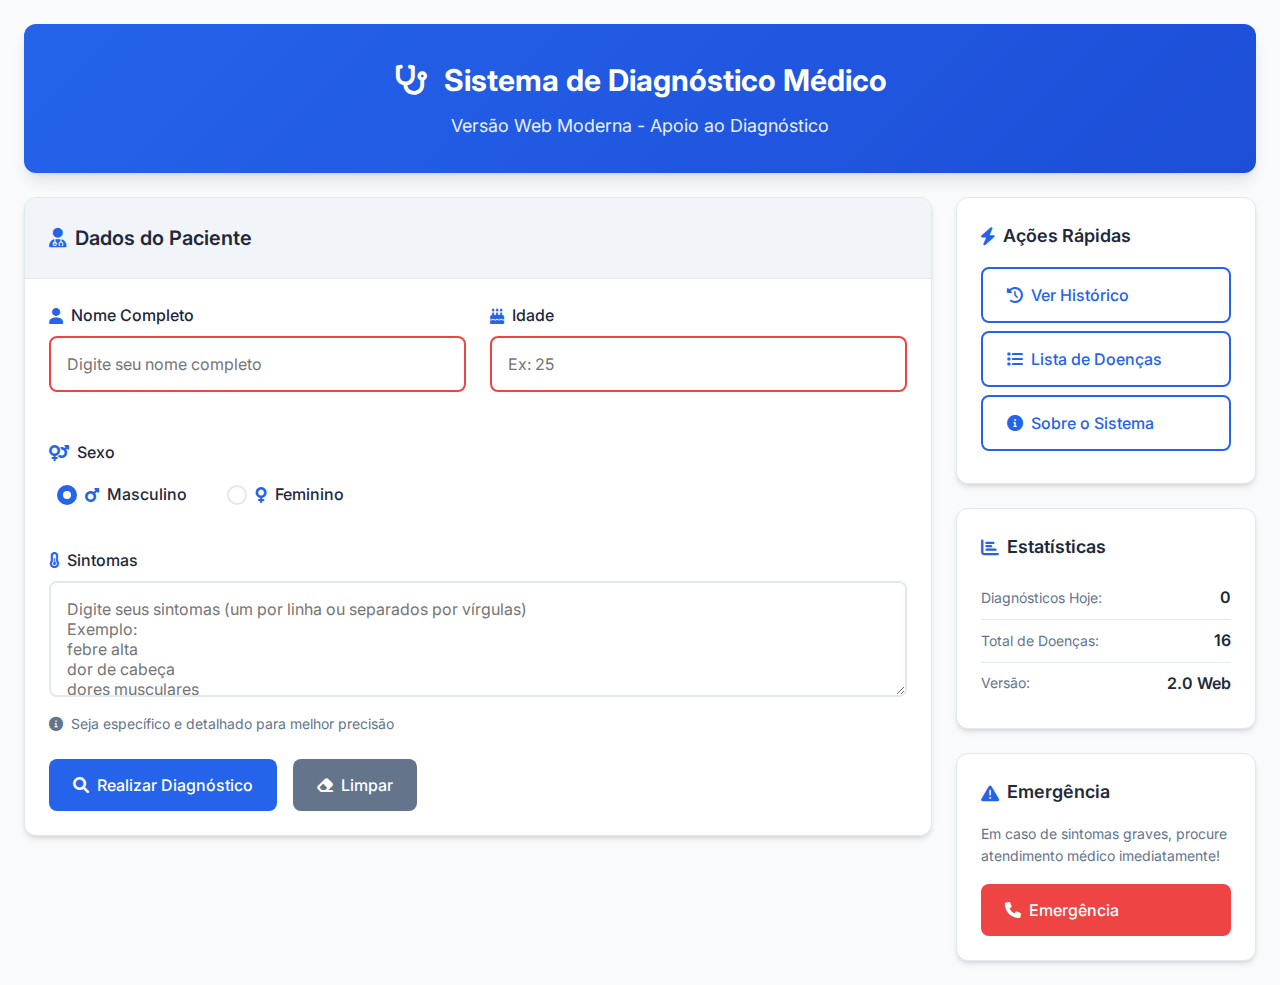
<file: versoes/web-puro/index.html>
<!DOCTYPE html>
<html lang="pt-BR">
<head>
    <meta charset="UTF-8">
    <meta name="viewport" content="width=device-width, initial-scale=1.0">
    <title>Sistema de Diagnóstico Médico - Versão Web</title>
    <link rel="stylesheet" href="styles.css">
    <link href="https://cdnjs.cloudflare.com/ajax/libs/font-awesome/6.0.0/css/all.min.css" rel="stylesheet">
    <link href="https://fonts.googleapis.com/css2?family=Inter:wght@300;400;500;600;700&display=swap" rel="stylesheet">
</head>
<body>
    <div class="container">
        <!-- Header -->
        <header class="header">
            <div class="header-content">
                <div class="logo">
                    <i class="fas fa-stethoscope"></i>
                    <h1>Sistema de Diagnóstico Médico</h1>
                </div>
                <p class="subtitle">Versão Web Moderna - Apoio ao Diagnóstico</p>
            </div>
        </header>

        <!-- Main Content -->
        <main class="main-content">
            <!-- Form Section -->
            <section class="form-section">
                <div class="card">
                    <div class="card-header">
                        <h2><i class="fas fa-user-md"></i> Dados do Paciente</h2>
                    </div>
                    <div class="card-body">
                        <form id="diagnosticoForm">
                            <div class="form-row">
                                <div class="form-group">
                                    <label for="nome">
                                        <i class="fas fa-user"></i> Nome Completo
                                    </label>
                                    <input type="text" id="nome" name="nome" required 
                                           placeholder="Digite seu nome completo">
                                </div>
                                <div class="form-group">
                                    <label for="idade">
                                        <i class="fas fa-birthday-cake"></i> Idade
                                    </label>
                                    <input type="number" id="idade" name="idade" required 
                                           min="1" max="150" placeholder="Ex: 25">
                                </div>
                            </div>

                            <div class="form-group">
                                <label>
                                    <i class="fas fa-venus-mars"></i> Sexo
                                </label>
                                <div class="radio-group">
                                    <label class="radio-item">
                                        <input type="radio" name="sexo" value="masculino" checked>
                                        <span class="radio-custom"></span>
                                        <i class="fas fa-mars"></i> Masculino
                                    </label>
                                    <label class="radio-item">
                                        <input type="radio" name="sexo" value="feminino">
                                        <span class="radio-custom"></span>
                                        <i class="fas fa-venus"></i> Feminino
                                    </label>
                                </div>
                            </div>

                            <div class="form-group">
                                <label for="sintomas">
                                    <i class="fas fa-thermometer-half"></i> Sintomas
                                </label>
                                <textarea id="sintomas" name="sintomas" rows="4" required
                                          placeholder="Digite seus sintomas (um por linha ou separados por vírgulas)&#10;Exemplo:&#10;febre alta&#10;dor de cabeça&#10;dores musculares"></textarea>
                                <small class="form-help">
                                    <i class="fas fa-info-circle"></i>
                                    Seja específico e detalhado para melhor precisão
                                </small>
                            </div>

                            <div class="form-actions">
                                <button type="submit" class="btn btn-primary">
                                    <i class="fas fa-search"></i> Realizar Diagnóstico
                                </button>
                                <button type="button" class="btn btn-secondary" onclick="limparFormulario()">
                                    <i class="fas fa-eraser"></i> Limpar
                                </button>
                            </div>
                        </form>
                    </div>
                </div>
            </section>

            <!-- Results Section -->
            <section class="results-section" id="resultsSection" style="display: none;">
                <div class="card">
                    <div class="card-header">
                        <h2><i class="fas fa-clipboard-list"></i> Resultado do Diagnóstico</h2>
                    </div>
                    <div class="card-body">
                        <div id="resultadoContent">
                            <!-- Resultado será inserido aqui via JavaScript -->
                        </div>
                    </div>
                </div>
            </section>

            <!-- History Section -->
            <section class="history-section" id="historySection" style="display: none;">
                <div class="card">
                    <div class="card-header">
                        <h2><i class="fas fa-history"></i> Histórico de Diagnósticos</h2>
                        <button class="btn btn-sm btn-outline" onclick="limparHistorico()">
                            <i class="fas fa-trash"></i> Limpar Histórico
                        </button>
                    </div>
                    <div class="card-body">
                        <div id="historicoContent">
                            <!-- Histórico será inserido aqui via JavaScript -->
                        </div>
                    </div>
                </div>
            </section>
        </main>

        <!-- Sidebar -->
        <aside class="sidebar">
            <div class="sidebar-content">
                <div class="quick-actions">
                    <h3><i class="fas fa-bolt"></i> Ações Rápidas</h3>
                    <button class="btn btn-outline" onclick="mostrarHistorico()">
                        <i class="fas fa-history"></i> Ver Histórico
                    </button>
                    <button class="btn btn-outline" onclick="mostrarDoencas()">
                        <i class="fas fa-list"></i> Lista de Doenças
                    </button>
                    <button class="btn btn-outline" onclick="mostrarSobre()">
                        <i class="fas fa-info-circle"></i> Sobre o Sistema
                    </button>
                </div>

                <div class="stats">
                    <h3><i class="fas fa-chart-bar"></i> Estatísticas</h3>
                    <div class="stat-item">
                        <span class="stat-label">Diagnósticos Hoje:</span>
                        <span class="stat-value" id="diagnosticosHoje">0</span>
                    </div>
                    <div class="stat-item">
                        <span class="stat-label">Total de Doenças:</span>
                        <span class="stat-value">16</span>
                    </div>
                    <div class="stat-item">
                        <span class="stat-label">Versão:</span>
                        <span class="stat-value">2.0 Web</span>
                    </div>
                </div>

                <div class="emergency-info">
                    <h3><i class="fas fa-exclamation-triangle"></i> Emergência</h3>
                    <p>Em caso de sintomas graves, procure atendimento médico imediatamente!</p>
                    <button class="btn btn-danger" onclick="mostrarEmergencia()">
                        <i class="fas fa-phone"></i> Emergência
                    </button>
                </div>
            </div>
        </aside>
    </div>

    <!-- Modals -->
    <div id="modalDoencas" class="modal">
        <div class="modal-content">
            <div class="modal-header">
                <h2><i class="fas fa-list"></i> Doenças Suportadas</h2>
                <span class="close" onclick="fecharModal('modalDoencas')">&times;</span>
            </div>
            <div class="modal-body">
                <div id="listaDoencas">
                    <!-- Lista será preenchida via JavaScript -->
                </div>
            </div>
        </div>
    </div>

    <div id="modalSobre" class="modal">
        <div class="modal-content">
            <div class="modal-header">
                <h2><i class="fas fa-info-circle"></i> Sobre o Sistema</h2>
                <span class="close" onclick="fecharModal('modalSobre')">&times;</span>
            </div>
            <div class="modal-body">
                <div class="sobre-content">
                    <h3>Sistema de Diagnóstico Médico - Versão Web</h3>
                    <p>Desenvolvido com tecnologias web modernas para fornecer uma experiência de usuário superior.</p>
                    
                    <h4>Características:</h4>
                    <ul>
                        <li>Interface responsiva e moderna</li>
                        <li>Base de conhecimento com 16 doenças</li>
                        <li>Cálculo de confiabilidade do diagnóstico</li>
                        <li>Histórico persistente no navegador</li>
                        <li>Validação em tempo real</li>
                        <li>Design acessível e intuitivo</li>
                    </ul>

                    <h4>Tecnologias Utilizadas:</h4>
                    <ul>
                        <li>HTML5, CSS3, JavaScript ES6+</li>
                        <li>Font Awesome para ícones</li>
                        <li>Google Fonts (Inter)</li>
                        <li>LocalStorage para persistência</li>
                    </ul>

                    <div class="warning-box">
                        <i class="fas fa-exclamation-triangle"></i>
                        <strong>Aviso Importante:</strong> Este sistema é apenas uma ferramenta de apoio ao diagnóstico médico. 
                        Sempre consulte um profissional de saúde para confirmação e tratamento adequado.
                    </div>
                </div>
            </div>
        </div>
    </div>

    <div id="modalEmergencia" class="modal">
        <div class="modal-content modal-danger">
            <div class="modal-header">
                <h2><i class="fas fa-exclamation-triangle"></i> Emergência Médica</h2>
                <span class="close" onclick="fecharModal('modalEmergencia')">&times;</span>
            </div>
            <div class="modal-body">
                <div class="emergency-content">
                    <h3>Procure atendimento médico IMEDIATO se apresentar:</h3>
                    <ul>
                        <li>Dificuldade para respirar</li>
                        <li>Dor no peito</li>
                        <li>Perda de consciência</li>
                        <li>Hemorragias</li>
                        <li>Febre muito alta (>40°C)</li>
                        <li>Sintomas muito graves</li>
                    </ul>
                    
                    <div class="emergency-numbers">
                        <h4>Números de Emergência:</h4>
                        <p><strong>192</strong> - SAMU (Serviço de Atendimento Móvel de Urgência)</p>
                        <p><strong>193</strong> - Corpo de Bombeiros</p>
                        <p><strong>190</strong> - Polícia Militar</p>
                    </div>
                </div>
            </div>
        </div>
    </div>

    <!-- Loading Spinner -->
    <div id="loadingSpinner" class="loading-spinner" style="display: none;">
        <div class="spinner"></div>
        <p>Analisando sintomas...</p>
    </div>

    <script src="script.js"></script>
</body>
</html>
</file>
<file: versoes/web-puro/styles.css>
/* Reset e Configurações Globais */
* {
    margin: 0;
    padding: 0;
    box-sizing: border-box;
}

:root {
    /* Cores principais */
    --primary-color: #2563eb;
    --primary-dark: #1d4ed8;
    --secondary-color: #64748b;
    --success-color: #10b981;
    --warning-color: #f59e0b;
    --danger-color: #ef4444;
    --info-color: #06b6d4;
    
    /* Cores de fundo */
    --bg-primary: #ffffff;
    --bg-secondary: #f8fafc;
    --bg-tertiary: #f1f5f9;
    --bg-dark: #1e293b;
    
    /* Cores de texto */
    --text-primary: #1e293b;
    --text-secondary: #64748b;
    --text-light: #94a3b8;
    --text-white: #ffffff;
    
    /* Sombras */
    --shadow-sm: 0 1px 2px 0 rgb(0 0 0 / 0.05);
    --shadow-md: 0 4px 6px -1px rgb(0 0 0 / 0.1), 0 2px 4px -2px rgb(0 0 0 / 0.1);
    --shadow-lg: 0 10px 15px -3px rgb(0 0 0 / 0.1), 0 4px 6px -4px rgb(0 0 0 / 0.1);
    --shadow-xl: 0 20px 25px -5px rgb(0 0 0 / 0.1), 0 8px 10px -6px rgb(0 0 0 / 0.1);
    
    /* Bordas */
    --border-radius: 8px;
    --border-radius-lg: 12px;
    --border-color: #e2e8f0;
    
    /* Espaçamentos */
    --spacing-xs: 0.25rem;
    --spacing-sm: 0.5rem;
    --spacing-md: 1rem;
    --spacing-lg: 1.5rem;
    --spacing-xl: 2rem;
    --spacing-2xl: 3rem;
    
    /* Tipografia */
    --font-family: 'Inter', -apple-system, BlinkMacSystemFont, 'Segoe UI', Roboto, sans-serif;
    --font-size-xs: 0.75rem;
    --font-size-sm: 0.875rem;
    --font-size-base: 1rem;
    --font-size-lg: 1.125rem;
    --font-size-xl: 1.25rem;
    --font-size-2xl: 1.5rem;
    --font-size-3xl: 1.875rem;
    --font-size-4xl: 2.25rem;
}

body {
    font-family: var(--font-family);
    font-size: var(--font-size-base);
    line-height: 1.6;
    color: var(--text-primary);
    background-color: var(--bg-secondary);
    min-height: 100vh;
}

/* Container Principal */
.container {
    display: grid;
    grid-template-columns: 1fr 300px;
    grid-template-rows: auto 1fr;
    grid-template-areas: 
        "header header"
        "main sidebar";
    min-height: 100vh;
    gap: var(--spacing-lg);
    padding: var(--spacing-lg);
    max-width: 1400px;
    margin: 0 auto;
}

/* Header */
.header {
    grid-area: header;
    background: linear-gradient(135deg, var(--primary-color), var(--primary-dark));
    color: var(--text-white);
    padding: var(--spacing-xl);
    border-radius: var(--border-radius-lg);
    box-shadow: var(--shadow-lg);
}

.header-content {
    text-align: center;
}

.logo {
    display: flex;
    align-items: center;
    justify-content: center;
    gap: var(--spacing-md);
    margin-bottom: var(--spacing-sm);
}

.logo i {
    font-size: var(--font-size-3xl);
}

.logo h1 {
    font-size: var(--font-size-3xl);
    font-weight: 700;
    margin: 0;
}

.subtitle {
    font-size: var(--font-size-lg);
    opacity: 0.9;
    margin: 0;
}

/* Main Content */
.main-content {
    grid-area: main;
    display: flex;
    flex-direction: column;
    gap: var(--spacing-lg);
}

/* Sidebar */
.sidebar {
    grid-area: sidebar;
    display: flex;
    flex-direction: column;
    gap: var(--spacing-lg);
}

.sidebar-content {
    display: flex;
    flex-direction: column;
    gap: var(--spacing-lg);
}

/* Cards */
.card {
    background: var(--bg-primary);
    border-radius: var(--border-radius-lg);
    box-shadow: var(--shadow-md);
    overflow: hidden;
    border: 1px solid var(--border-color);
}

.card-header {
    background: var(--bg-tertiary);
    padding: var(--spacing-lg);
    border-bottom: 1px solid var(--border-color);
    display: flex;
    justify-content: space-between;
    align-items: center;
}

.card-header h2 {
    font-size: var(--font-size-xl);
    font-weight: 600;
    color: var(--text-primary);
    display: flex;
    align-items: center;
    gap: var(--spacing-sm);
}

.card-header h2 i {
    color: var(--primary-color);
}

.card-body {
    padding: var(--spacing-lg);
}

/* Formulário */
.form-row {
    display: grid;
    grid-template-columns: 1fr 1fr;
    gap: var(--spacing-lg);
    margin-bottom: var(--spacing-lg);
}

.form-group {
    margin-bottom: var(--spacing-lg);
}

.form-group label {
    display: block;
    font-weight: 500;
    color: var(--text-primary);
    margin-bottom: var(--spacing-sm);
    display: flex;
    align-items: center;
    gap: var(--spacing-sm);
}

.form-group label i {
    color: var(--primary-color);
}

.form-group input,
.form-group textarea {
    width: 100%;
    padding: var(--spacing-md);
    border: 2px solid var(--border-color);
    border-radius: var(--border-radius);
    font-size: var(--font-size-base);
    font-family: inherit;
    transition: all 0.3s ease;
    background: var(--bg-primary);
}

.form-group input:focus,
.form-group textarea:focus {
    outline: none;
    border-color: var(--primary-color);
    box-shadow: 0 0 0 3px rgb(37 99 235 / 0.1);
}

.form-group input:invalid {
    border-color: var(--danger-color);
}

.form-help {
    display: block;
    font-size: var(--font-size-sm);
    color: var(--text-secondary);
    margin-top: var(--spacing-sm);
    display: flex;
    align-items: center;
    gap: var(--spacing-sm);
}

/* Radio Buttons */
.radio-group {
    display: flex;
    gap: var(--spacing-lg);
}

.radio-item {
    display: flex;
    align-items: center;
    gap: var(--spacing-sm);
    cursor: pointer;
    padding: var(--spacing-sm);
    border-radius: var(--border-radius);
    transition: background-color 0.3s ease;
}

.radio-item:hover {
    background-color: var(--bg-tertiary);
}

.radio-item input[type="radio"] {
    display: none;
}

.radio-custom {
    width: 20px;
    height: 20px;
    border: 2px solid var(--border-color);
    border-radius: 50%;
    position: relative;
    transition: all 0.3s ease;
}

.radio-item input[type="radio"]:checked + .radio-custom {
    border-color: var(--primary-color);
    background-color: var(--primary-color);
}

.radio-item input[type="radio"]:checked + .radio-custom::after {
    content: '';
    position: absolute;
    top: 50%;
    left: 50%;
    transform: translate(-50%, -50%);
    width: 8px;
    height: 8px;
    background-color: white;
    border-radius: 50%;
}

/* Botões */
.btn {
    display: inline-flex;
    align-items: center;
    gap: var(--spacing-sm);
    padding: var(--spacing-md) var(--spacing-lg);
    border: none;
    border-radius: var(--border-radius);
    font-size: var(--font-size-base);
    font-weight: 500;
    text-decoration: none;
    cursor: pointer;
    transition: all 0.3s ease;
    font-family: inherit;
}

.btn-primary {
    background-color: var(--primary-color);
    color: var(--text-white);
}

.btn-primary:hover {
    background-color: var(--primary-dark);
    transform: translateY(-1px);
    box-shadow: var(--shadow-md);
}

.btn-secondary {
    background-color: var(--secondary-color);
    color: var(--text-white);
}

.btn-secondary:hover {
    background-color: #475569;
    transform: translateY(-1px);
    box-shadow: var(--shadow-md);
}

.btn-outline {
    background-color: transparent;
    color: var(--primary-color);
    border: 2px solid var(--primary-color);
}

.btn-outline:hover {
    background-color: var(--primary-color);
    color: var(--text-white);
}

.btn-danger {
    background-color: var(--danger-color);
    color: var(--text-white);
}

.btn-danger:hover {
    background-color: #dc2626;
    transform: translateY(-1px);
    box-shadow: var(--shadow-md);
}

.btn-sm {
    padding: var(--spacing-sm) var(--spacing-md);
    font-size: var(--font-size-sm);
}

.form-actions {
    display: flex;
    gap: var(--spacing-md);
    justify-content: flex-start;
}

/* Resultados */
.resultado-item {
    background: var(--bg-tertiary);
    padding: var(--spacing-lg);
    border-radius: var(--border-radius);
    margin-bottom: var(--spacing-md);
    border-left: 4px solid var(--primary-color);
}

.resultado-header {
    display: flex;
    justify-content: space-between;
    align-items: center;
    margin-bottom: var(--spacing-md);
}

.diagnostico-principal {
    font-size: var(--font-size-xl);
    font-weight: 600;
    color: var(--text-primary);
}

.confiabilidade {
    background: var(--success-color);
    color: white;
    padding: var(--spacing-sm) var(--spacing-md);
    border-radius: var(--border-radius);
    font-weight: 500;
}

.severidade {
    display: inline-flex;
    align-items: center;
    gap: var(--spacing-sm);
    padding: var(--spacing-sm) var(--spacing-md);
    border-radius: var(--border-radius);
    font-weight: 500;
    font-size: var(--font-size-sm);
}

.severidade.leve {
    background-color: #dcfce7;
    color: #166534;
}

.severidade.moderada {
    background-color: #fef3c7;
    color: #92400e;
}

.severidade.grave {
    background-color: #fee2e2;
    color: #991b1b;
}

.recomendacoes {
    margin-top: var(--spacing-md);
}

.recomendacoes h4 {
    color: var(--text-primary);
    margin-bottom: var(--spacing-sm);
    display: flex;
    align-items: center;
    gap: var(--spacing-sm);
}

.recomendacoes ul {
    list-style: none;
    padding: 0;
}

.recomendacoes li {
    padding: var(--spacing-sm) 0;
    border-bottom: 1px solid var(--border-color);
    display: flex;
    align-items: center;
    gap: var(--spacing-sm);
}

.recomendacoes li:last-child {
    border-bottom: none;
}

.recomendacoes li::before {
    content: '•';
    color: var(--primary-color);
    font-weight: bold;
}

/* Sidebar Components */
.quick-actions,
.stats,
.emergency-info {
    background: var(--bg-primary);
    padding: var(--spacing-lg);
    border-radius: var(--border-radius-lg);
    box-shadow: var(--shadow-md);
    border: 1px solid var(--border-color);
}

.quick-actions h3,
.stats h3,
.emergency-info h3 {
    font-size: var(--font-size-lg);
    font-weight: 600;
    margin-bottom: var(--spacing-md);
    color: var(--text-primary);
    display: flex;
    align-items: center;
    gap: var(--spacing-sm);
}

.quick-actions h3 i,
.stats h3 i,
.emergency-info h3 i {
    color: var(--primary-color);
}

.quick-actions .btn {
    width: 100%;
    margin-bottom: var(--spacing-sm);
    justify-content: flex-start;
}

.stat-item {
    display: flex;
    justify-content: space-between;
    align-items: center;
    padding: var(--spacing-sm) 0;
    border-bottom: 1px solid var(--border-color);
}

.stat-item:last-child {
    border-bottom: none;
}

.stat-label {
    color: var(--text-secondary);
    font-size: var(--font-size-sm);
}

.stat-value {
    font-weight: 600;
    color: var(--text-primary);
}

.emergency-info p {
    color: var(--text-secondary);
    margin-bottom: var(--spacing-md);
    font-size: var(--font-size-sm);
}

.emergency-info .btn {
    width: 100%;
}

/* Modais */
.modal {
    display: none;
    position: fixed;
    z-index: 1000;
    left: 0;
    top: 0;
    width: 100%;
    height: 100%;
    background-color: rgba(0, 0, 0, 0.5);
    backdrop-filter: blur(4px);
}

.modal-content {
    background-color: var(--bg-primary);
    margin: 5% auto;
    padding: 0;
    border-radius: var(--border-radius-lg);
    width: 90%;
    max-width: 600px;
    box-shadow: var(--shadow-xl);
    animation: modalSlideIn 0.3s ease;
}

.modal-danger {
    border-left: 4px solid var(--danger-color);
}

.modal-header {
    background: var(--bg-tertiary);
    padding: var(--spacing-lg);
    border-bottom: 1px solid var(--border-color);
    display: flex;
    justify-content: space-between;
    align-items: center;
}

.modal-header h2 {
    font-size: var(--font-size-xl);
    font-weight: 600;
    color: var(--text-primary);
    display: flex;
    align-items: center;
    gap: var(--spacing-sm);
}

.close {
    color: var(--text-secondary);
    font-size: var(--font-size-2xl);
    font-weight: bold;
    cursor: pointer;
    transition: color 0.3s ease;
}

.close:hover {
    color: var(--text-primary);
}

.modal-body {
    padding: var(--spacing-lg);
    max-height: 70vh;
    overflow-y: auto;
}

/* Loading Spinner */
.loading-spinner {
    position: fixed;
    top: 0;
    left: 0;
    width: 100%;
    height: 100%;
    background-color: rgba(0, 0, 0, 0.5);
    display: flex;
    flex-direction: column;
    justify-content: center;
    align-items: center;
    z-index: 2000;
    backdrop-filter: blur(4px);
}

.spinner {
    width: 50px;
    height: 50px;
    border: 4px solid var(--bg-tertiary);
    border-top: 4px solid var(--primary-color);
    border-radius: 50%;
    animation: spin 1s linear infinite;
    margin-bottom: var(--spacing-md);
}

.loading-spinner p {
    color: var(--text-white);
    font-size: var(--font-size-lg);
    font-weight: 500;
}

/* Animações */
@keyframes spin {
    0% { transform: rotate(0deg); }
    100% { transform: rotate(360deg); }
}

@keyframes modalSlideIn {
    from {
        opacity: 0;
        transform: translateY(-50px);
    }
    to {
        opacity: 1;
        transform: translateY(0);
    }
}

/* Histórico */
.historico-item {
    background: var(--bg-tertiary);
    padding: var(--spacing-md);
    border-radius: var(--border-radius);
    margin-bottom: var(--spacing-sm);
    border-left: 4px solid var(--primary-color);
}

.historico-header {
    display: flex;
    justify-content: space-between;
    align-items: center;
    margin-bottom: var(--spacing-sm);
}

.historico-data {
    font-size: var(--font-size-sm);
    color: var(--text-secondary);
}

.historico-diagnostico {
    font-weight: 600;
    color: var(--text-primary);
}

.historico-confianca {
    background: var(--success-color);
    color: white;
    padding: 2px var(--spacing-sm);
    border-radius: var(--border-radius);
    font-size: var(--font-size-xs);
    font-weight: 500;
}

/* Lista de Doenças */
.doenca-item {
    background: var(--bg-tertiary);
    padding: var(--spacing-md);
    border-radius: var(--border-radius);
    margin-bottom: var(--spacing-sm);
    border-left: 4px solid var(--primary-color);
}

.doenca-nome {
    font-weight: 600;
    color: var(--text-primary);
    margin-bottom: var(--spacing-sm);
}

.doenca-sintomas {
    font-size: var(--font-size-sm);
    color: var(--text-secondary);
    margin-bottom: var(--spacing-sm);
}

.doenca-severidade {
    display: inline-block;
    padding: 2px var(--spacing-sm);
    border-radius: var(--border-radius);
    font-size: var(--font-size-xs);
    font-weight: 500;
}

.doenca-severidade.leve {
    background-color: #dcfce7;
    color: #166534;
}

.doenca-severidade.moderada {
    background-color: #fef3c7;
    color: #92400e;
}

.doenca-severidade.grave {
    background-color: #fee2e2;
    color: #991b1b;
}

/* Responsividade */
@media (max-width: 1024px) {
    .container {
        grid-template-columns: 1fr;
        grid-template-areas: 
            "header"
            "main"
            "sidebar";
    }
    
    .sidebar {
        order: 3;
    }
}

@media (max-width: 768px) {
    .container {
        padding: var(--spacing-md);
        gap: var(--spacing-md);
    }
    
    .form-row {
        grid-template-columns: 1fr;
    }
    
    .form-actions {
        flex-direction: column;
    }
    
    .radio-group {
        flex-direction: column;
        gap: var(--spacing-sm);
    }
    
    .modal-content {
        width: 95%;
        margin: 10% auto;
    }
    
    .logo h1 {
        font-size: var(--font-size-2xl);
    }
    
    .card-header {
        flex-direction: column;
        gap: var(--spacing-sm);
        align-items: flex-start;
    }
}

@media (max-width: 480px) {
    .header {
        padding: var(--spacing-lg);
    }
    
    .logo {
        flex-direction: column;
        gap: var(--spacing-sm);
    }
    
    .logo h1 {
        font-size: var(--font-size-xl);
        text-align: center;
    }
    
    .subtitle {
        font-size: var(--font-size-base);
    }
}
</file>
